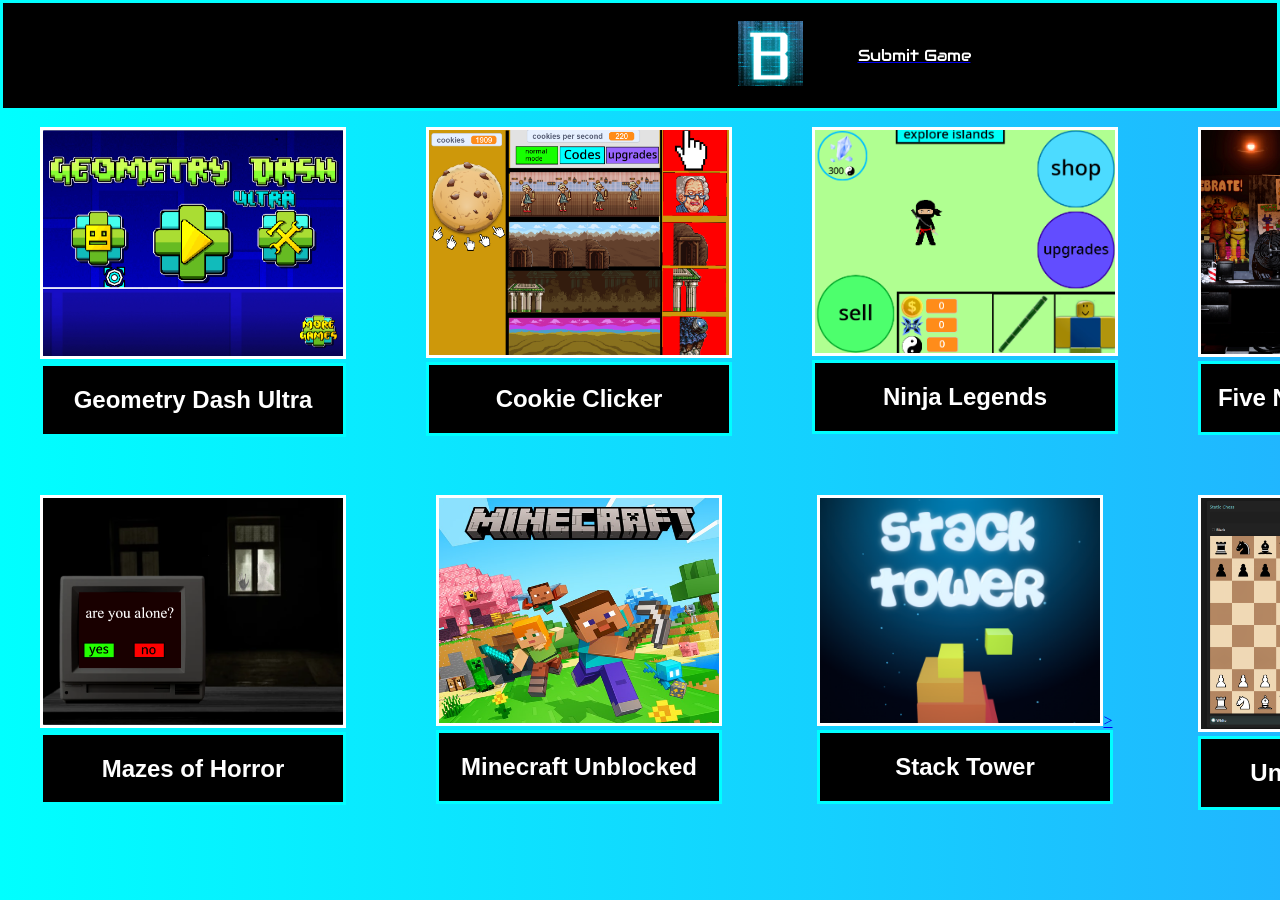
<file: index.html>
<!DOCTYPE html>
<html>
<head>
    <meta charset="UTF-8" />
    <title>unblockedBD1games</title>
    <link rel="stylesheet" href="games/style.css">
    <style>
    .background--custom {
    background: linear-gradient(90deg, #00FFFF, #3092FF, #4751FF);
    background-size: 300% 300%;
    animation: gradient 7s alternate infinite;

    position: fixed;
    top: 0;
    left: 0;
    height: 100%;
    width: 100%;

    z-index: -1;
}
    @keyframes gradient {
      0% {
        background-position: 0%;
      }
      100% {
        background-position: 100%;
      }
    }
    </style>
    <link href="https://fonts.googleapis.com/css2?family=Audiowide&family=Science+Gothic:wght@100..900&display=swap" rel="stylesheet">
</head>



<body>
    <div class="background--custom"></div>
    
    <div class="header">
    <h1>UnblockedBD1games</h1>
    <a href="index.html">
        <img src="images/bd1.png" alt="bd1.png" width="65">
    </a>
    <a href="submit.html"><p>Submit Game</p></a>
    </div>


    <div class="gamesimg">
    <figure>
        <a href="games/gdultra.html" target="_blank">
        <img src="images/gdultra.png" alt="gdultra.png" width="300">
        </a>
        <figcaption><h2>Geometry Dash Ultra</h2></figcaption>
    </figure>
     <figure>
        <a href="games/cookieclicker.html" target="_blank">
        <img src="images/cookieclicker.png" alt="cookieclicker.png" width="300">
        </a>
        <figcaption><h2>Cookie Clicker</h2></figcaption>
    </figure>
     <figure>
        <a href="games/ninjalegends.html" target="_blank">
        <img src="images/ninjalegends.png" alt="ninjalegends.png" width="300">
        </a>
        <figcaption><h2>Ninja Legends</h2></figcaption>
    </figure>


    <figure>
        <a href="games/fnaf.html" target="_blank">
        <img src="images/fnaf.png" alt="fnaf.png" width="300">
        </a>
        <figcaption><h2>Five Nights At Freddy's</h2></figcaption>
    </figure>
     <figure>
        <a href="games/deepdark.html" target="_blank">
        <img src="images/deepdark.png" alt="thedeepdark.png" width="300">
        </a>
        <figcaption><h2>The Deep Dark (diving game)</h2></figcaption>
    </figure>
     <figure>
        <a href="games/mazesofhorror.html" target="_blank">
        <img src="images/mazesofhorror.png" alt="mazesofhorror.png" width="300">
        </a>
        <figcaption><h2>Mazes of Horror</h2></figcaption>
    </figure>

    
     <figure>
        <a href="games/eaglercraft.html" target="_blank">
        <img src="images/minecraft.png" alt="minecraft.png" width="280" height="225">
        </a>
        <figcaption><h2>Minecraft Unblocked</h2></figcaption>
    </figure>
     <figure>
        <a href="games/stacktower/index.html" target="_blank">
        <img src="images/stacktower.png" alt="stacktower.png" width="280" height="225">>
        </a>
        <figcaption><h2>Stack Tower</h2></figcaption>
    </figure>
     <figure>
        <a href="games/chess/index.html" target="_blank">
        <img src="images/chess.png" alt="chess.png" width="300">
        </a>
        <figcaption><h2>Unblocked Chess</h2></figcaption>
    </figure>

    
</div>
</body>
</html>
</file>
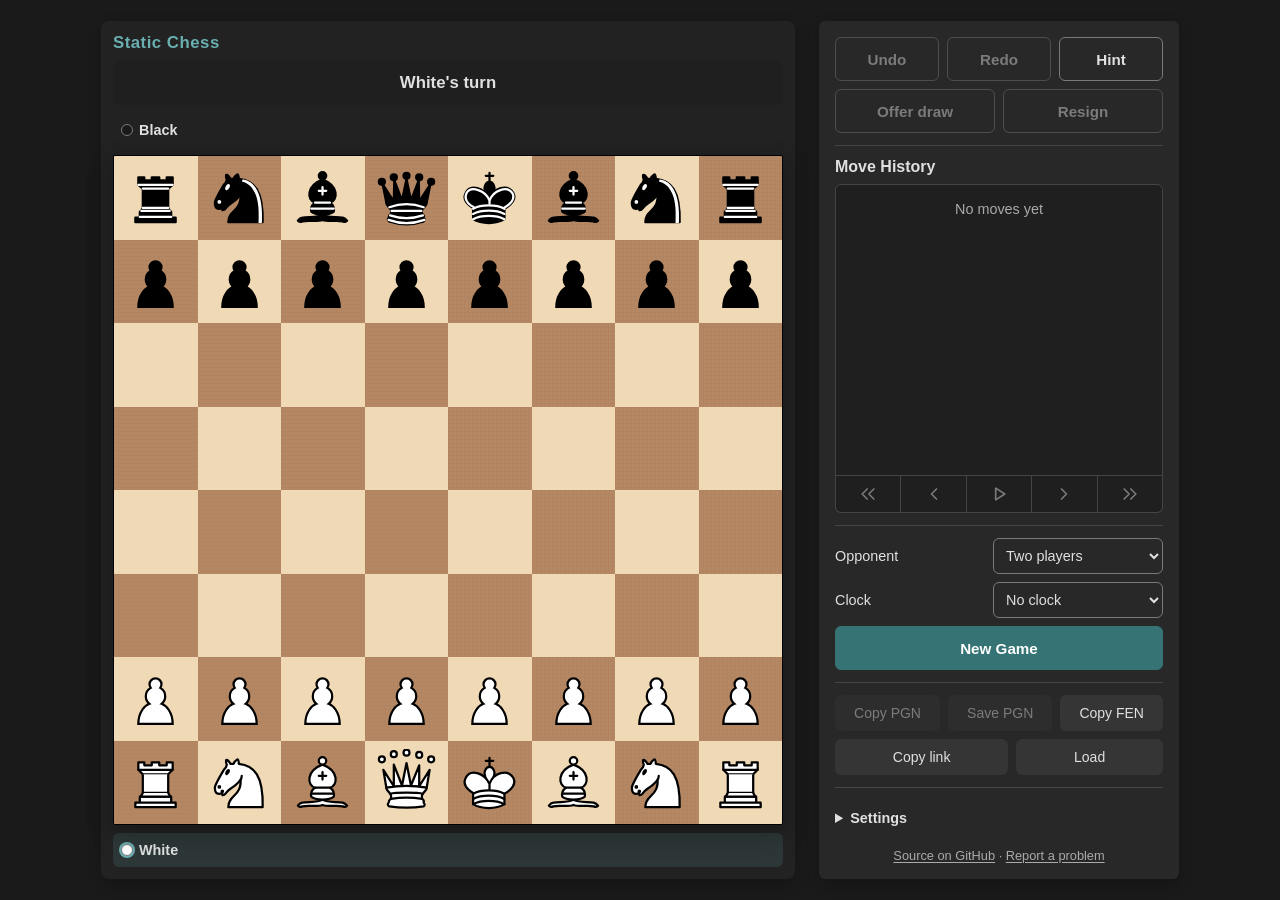
<file: games/chess/index.html>
<!doctype html>
<html lang="en">
    <head>
        <meta charset="UTF-8" />
        <meta name="viewport" content="width=device-width, initial-scale=1.0" />
        <title>Static Chess</title>
        <!-- A second line of defence: the page may only load its own scripts, styles,
             images, worker and manifest. Nothing inline, nothing from another host. -->
        <meta
            http-equiv="Content-Security-Policy"
            content="default-src 'none'; script-src 'self'; style-src 'self'; img-src 'self'; worker-src 'self'; manifest-src 'self'; connect-src 'self'; base-uri 'none'; form-action 'none'"
        />
        <link rel="stylesheet" href="css/style.css" />
        <link rel="stylesheet" href="css/board.css" />
        <link rel="stylesheet" href="css/pieces.css" />
        <meta
            name="description"
            content="Chess in the browser for two players or against the computer. Works offline."
        />
        <meta name="theme-color" content="#282828" />
        <!-- For link previews and search engines. These need the full address of the site. -->
        <link rel="canonical" href="https://tmhsdigital.github.io/Static_Chess/" />
        <meta property="og:type" content="website" />
        <meta property="og:title" content="Static Chess" />
        <meta
            property="og:description"
            content="Chess in the browser for two players or against the computer. Works offline."
        />
        <meta property="og:url" content="https://tmhsdigital.github.io/Static_Chess/" />
        <meta
            property="og:image"
            content="https://tmhsdigital.github.io/Static_Chess/assets/social-card.png"
        />
        <meta property="og:image:width" content="1200" />
        <meta property="og:image:height" content="630" />
        <meta
            property="og:image:alt"
            content="A game of chess in progress on the Static Chess board"
        />
        <meta name="twitter:card" content="summary_large_image" />
        <link rel="icon" href="assets/icons/icon.svg" type="image/svg+xml" />
        <link rel="apple-touch-icon" href="assets/icons/icon-192.png" />
        <link rel="manifest" href="manifest.webmanifest" />
    </head>
    <body>
        <div class="game-container">
            <div class="board-container">
                <div class="board-header">
                    <h1 class="game-title">Static Chess</h1>
                    <div class="status-bar" id="status-bar">
                        <div id="game-status" class="game-status">White's turn</div>
                        <div
                            id="result-actions"
                            class="result-actions"
                            role="group"
                            aria-label="After the game"
                            hidden
                        >
                            <button id="review-button" class="btn btn-quiet">Review</button>
                            <button id="again-button" class="btn btn-primary">New game</button>
                        </div>
                    </div>
                </div>
                <div id="chess-board" class="chess-board" role="grid" aria-label="Chess board">
                    <!-- Board squares will be generated by JavaScript -->
                </div>
                <!-- One bar per player. CSS puts each on its own side of the board. -->
                <div class="captured-pieces" id="captured-pieces">
                    <div class="side-row side-black" id="side-black">
                        <span class="side-name" id="side-name-black">Black</span>
                        <span class="thinking" aria-hidden="true" hidden>thinking</span>
                        <div
                            class="captured-row"
                            id="captured-by-black"
                            role="img"
                            aria-label="Black has captured nothing."
                        ></div>
                        <span class="clock" id="clock-black" role="timer" hidden></span>
                    </div>
                    <div class="side-row side-white" id="side-white">
                        <span class="side-name" id="side-name-white">White</span>
                        <span class="thinking" aria-hidden="true" hidden>thinking</span>
                        <div
                            class="captured-row"
                            id="captured-by-white"
                            role="img"
                            aria-label="White has captured nothing."
                        ></div>
                        <span class="clock" id="clock-white" role="timer" hidden></span>
                    </div>
                </div>
            </div>
            <div class="game-info">
                <div
                    class="panel-group action-row game-actions"
                    role="group"
                    aria-label="This game"
                >
                    <button id="undo-button" class="btn" title="Undo last move">Undo</button>
                    <button
                        id="redo-button"
                        class="btn"
                        title="Play the undone move again (Ctrl+Y)"
                    >
                        Redo
                    </button>
                    <button id="hint-button" class="btn" title="Show a suggested move">Hint</button>
                    <button id="draw-button" class="btn">Offer draw</button>
                    <button id="resign-button" class="btn">Resign</button>
                </div>
                <section class="panel-group moves-group" aria-labelledby="moves-title">
                    <h2 id="moves-title">Move History</h2>
                    <ul id="move-history" class="move-history"></ul>
                    <div
                        id="step-buttons"
                        class="step-buttons"
                        role="group"
                        aria-label="Step through the game"
                    >
                        <button
                            class="btn btn-quiet"
                            data-step="first"
                            aria-label="Starting position"
                        >
                            <svg class="icon" viewBox="0 0 24 24" aria-hidden="true">
                                <path d="M11 6l-6 6 6 6M19 6l-6 6 6 6" />
                            </svg>
                        </button>
                        <button
                            class="btn btn-quiet"
                            data-step="previous"
                            aria-label="Previous move"
                        >
                            <svg class="icon" viewBox="0 0 24 24" aria-hidden="true">
                                <path d="M15 6l-6 6 6 6" />
                            </svg>
                        </button>
                        <button
                            id="autoplay-button"
                            class="btn btn-quiet autoplay-button"
                            aria-label="Play through the moves"
                        >
                            <svg class="icon icon-play" viewBox="0 0 24 24" aria-hidden="true">
                                <path d="M8 5v14l11-7z" />
                            </svg>
                            <svg class="icon icon-pause" viewBox="0 0 24 24" aria-hidden="true">
                                <path d="M9 5v14M15 5v14" />
                            </svg>
                        </button>
                        <button class="btn btn-quiet" data-step="next" aria-label="Next move">
                            <svg class="icon" viewBox="0 0 24 24" aria-hidden="true">
                                <path d="M9 6l6 6-6 6" />
                            </svg>
                        </button>
                        <button class="btn btn-quiet" data-step="last" aria-label="Latest move">
                            <svg class="icon" viewBox="0 0 24 24" aria-hidden="true">
                                <path d="M5 6l6 6-6 6M13 6l6 6-6 6" />
                            </svg>
                        </button>
                    </div>
                    <p id="review-score" class="review-score" hidden></p>
                    <div id="review-actions" class="review-actions" hidden>
                        <button id="live-button" class="btn live-button" hidden>
                            Back to game
                        </button>
                        <button id="play-here-button" class="btn">Play from here</button>
                    </div>
                </section>
                <div id="announcer" class="visually-hidden" role="status" aria-live="polite"></div>
                <div class="panel-group settings-container" role="group" aria-label="New game">
                    <div class="toggle-container" id="opponent-setting">
                        <label class="toggle-label" for="opponent-select">Opponent</label>
                        <select id="opponent-select">
                            <option value="human">Two players</option>
                            <option value="easy">Computer: easy</option>
                            <option value="medium">Computer: medium</option>
                            <option value="hard">Computer: hard</option>
                        </select>
                    </div>
                    <div class="toggle-container" id="side-setting" hidden>
                        <label class="toggle-label" for="side-select">Play as</label>
                        <select id="side-select">
                            <option value="w">White</option>
                            <option value="b">Black</option>
                            <option value="random">Random</option>
                        </select>
                    </div>
                    <div class="toggle-container" id="clock-setting">
                        <label class="toggle-label" for="clock-select">Clock</label>
                        <select id="clock-select" title="Applies from the next new game"></select>
                    </div>
                    <button id="reset-button" class="btn btn-primary">New Game</button>
                </div>
                <div
                    class="panel-group action-row"
                    role="group"
                    aria-label="Copy, save or load a game"
                >
                    <button id="pgn-button" class="btn btn-quiet" title="Copy the game as PGN">
                        Copy PGN
                    </button>
                    <button
                        id="download-button"
                        class="btn btn-quiet"
                        title="Save the game as a PGN file"
                    >
                        Save PGN
                    </button>
                    <button id="fen-button" class="btn btn-quiet" title="Copy the position as FEN">
                        Copy FEN
                    </button>
                    <button
                        id="link-button"
                        class="btn btn-quiet"
                        title="Copy a link that opens this game or position"
                    >
                        Copy link
                    </button>
                    <button
                        id="import-button"
                        class="btn btn-quiet"
                        title="Load a game from PGN or a position from FEN"
                    >
                        Load
                    </button>
                </div>
                <details class="panel-group more-settings" id="more-settings">
                    <summary>Settings</summary>
                    <div class="toggle-container">
                        <label class="toggle-label" for="board-theme-select">Board theme</label>
                        <select id="board-theme-select"></select>
                    </div>
                    <div class="toggle-container">
                        <label class="toggle-label" for="page-theme-select">Page theme</label>
                        <select id="page-theme-select">
                            <option value="dark">Dark</option>
                            <option value="light">Light</option>
                            <option value="auto">Match system</option>
                        </select>
                    </div>
                    <div class="toggle-container">
                        <label class="toggle-label" for="coords-toggle">Show coordinates</label>
                        <label class="switch">
                            <input type="checkbox" id="coords-toggle" />
                            <span class="slider"></span>
                        </label>
                    </div>
                    <div class="toggle-container">
                        <label class="toggle-label" for="possible-moves-toggle"
                            >Show possible moves</label
                        >
                        <label class="switch">
                            <input type="checkbox" id="possible-moves-toggle" checked />
                            <span class="slider"></span>
                        </label>
                    </div>
                    <div class="toggle-container">
                        <label class="toggle-label" for="last-move-toggle"
                            >Highlight last move</label
                        >
                        <label class="switch">
                            <input type="checkbox" id="last-move-toggle" checked />
                            <span class="slider"></span>
                        </label>
                    </div>
                    <div class="toggle-container">
                        <label class="toggle-label" for="sound-toggle">Sound effects</label>
                        <label class="switch">
                            <input type="checkbox" id="sound-toggle" />
                            <span class="slider"></span>
                        </label>
                    </div>
                    <div class="toggle-container">
                        <label class="toggle-label" for="flip-toggle">Flip board</label>
                        <label class="switch">
                            <input type="checkbox" id="flip-toggle" />
                            <span class="slider"></span>
                        </label>
                    </div>
                    <p class="keys-note">
                        <button id="shortcuts-button" type="button" class="shortcuts-link">
                            Keyboard shortcuts
                        </button>
                        (or press <kbd>?</kbd>).
                    </p>
                </details>
                <p class="about">
                    <a href="https://github.com/TMHSDigital/Static_Chess">Source on GitHub</a> ·
                    <a href="https://github.com/TMHSDigital/Static_Chess/issues"
                        >Report a problem</a
                    >
                </p>
            </div>
        </div>

        <div id="import-dialog" class="promotion-backdrop" hidden>
            <div
                class="promotion-panel import-panel"
                role="dialog"
                aria-modal="true"
                aria-labelledby="import-title"
            >
                <h3 id="import-title">Load a game or a position</h3>
                <textarea
                    id="import-text"
                    rows="8"
                    spellcheck="false"
                    aria-label="Game in PGN format, or position in FEN"
                    placeholder="Paste a game in PGN format (1. e4 e5 2. Nf3 Nc6) or a position in FEN (8/8/8/4k3/8/8/4P3/4K3 w - - 0 1)"
                ></textarea>
                <p id="import-error" class="import-error" role="alert"></p>
                <div class="buttons-row">
                    <button
                        id="import-file-button"
                        class="btn import-file-button"
                        title="Open a PGN or FEN file"
                    >
                        Open file
                    </button>
                    <input id="import-file" type="file" accept=".pgn,.fen,.txt,text/plain" hidden />
                    <button id="import-cancel" class="btn">Cancel</button>
                    <button id="import-load" class="btn btn-primary">Load game</button>
                </div>
                <div id="archive-section" class="archive-section" hidden>
                    <h4 id="archive-title">Past games</h4>
                    <ul id="archive-list" class="archive-list" aria-labelledby="archive-title"></ul>
                    <button id="archive-clear" class="btn archive-clear" type="button">
                        Clear all
                    </button>
                </div>
            </div>
        </div>

        <div id="shortcuts-dialog" class="promotion-backdrop" hidden>
            <div
                class="promotion-panel shortcuts-panel"
                role="dialog"
                aria-modal="true"
                aria-labelledby="shortcuts-title"
            >
                <h3 id="shortcuts-title">Keyboard shortcuts</h3>
                <div id="shortcuts-list" class="shortcuts-list"></div>
                <div class="buttons-row">
                    <button id="shortcuts-close" class="btn btn-primary" type="button">
                        Close
                    </button>
                </div>
            </div>
        </div>

        <script src="js/config.js"></script>
        <script src="js/utils.js"></script>
        <script src="js/pieces.js"></script>
        <script src="js/rules.js"></script>
        <script src="js/ai.js"></script>
        <script src="js/board.js"></script>
        <script src="js/drag.js"></script>
        <script src="js/promotion.js"></script>
        <script src="js/notation.js"></script>
        <script src="js/saved-game.js"></script>
        <script src="js/game-store.js"></script>
        <script src="js/clock.js"></script>
        <script src="js/review.js"></script>
        <script src="js/engine-bridge.js"></script>
        <script src="js/game-ui.js"></script>
        <script src="js/game.js"></script>
        <script src="js/main.js"></script>
    </body>
</html>
</file>
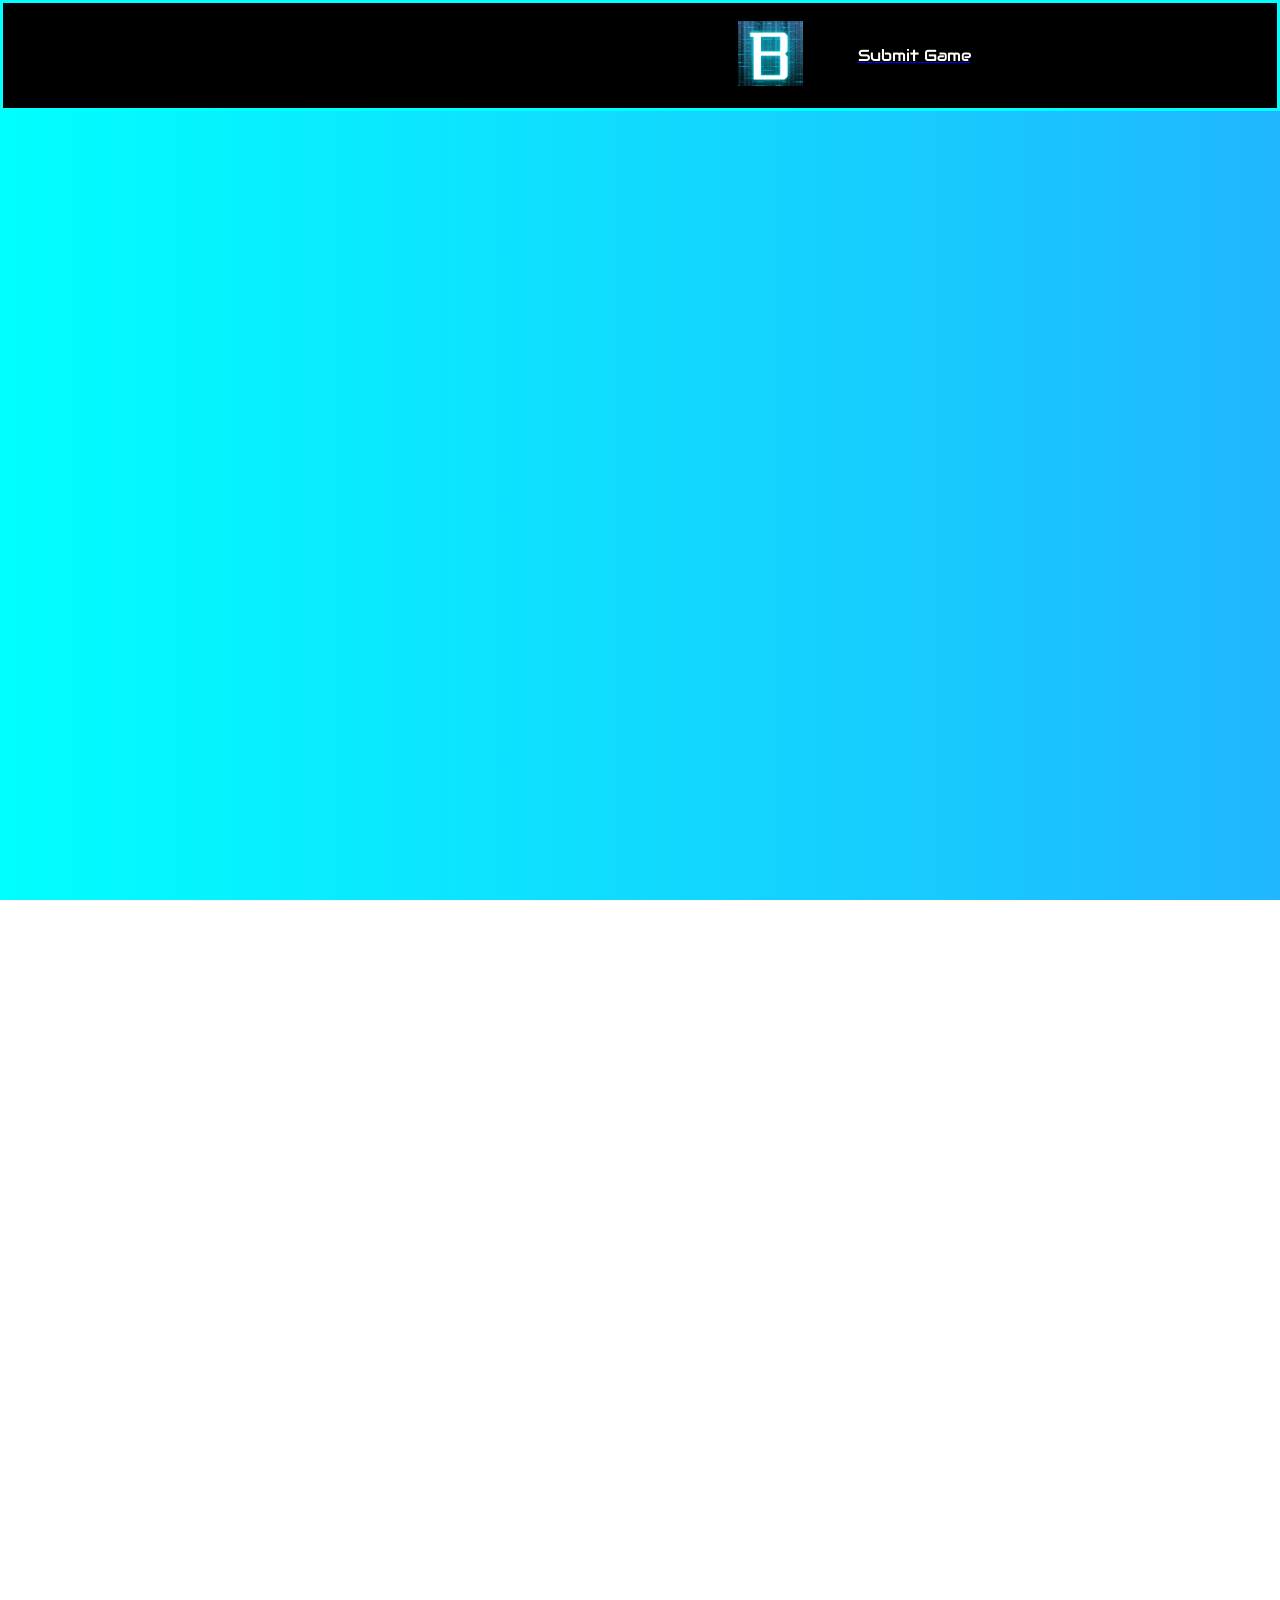
<file: submit.html>
<!DOCTYPE html>
<html>
<head>
    <meta charset="UTF-8" />
    <title>unblockedBD1games</title>
    <link rel="stylesheet" href="games/style.css">
    <style>
    .background--custom {
    background: linear-gradient(90deg, #00FFFF, #3092FF, #4751FF);
    background-size: 300% 300%;
    animation: gradient 7s alternate infinite;

    position: fixed;
    top: 0;
    left: 0;
    height: 100%;
    width: 100%;

    z-index: -1;
}
    @keyframes gradient {
      0% {
        background-position: 0%;
      }
      100% {
        background-position: 100%;
      }
    }
    </style>
    <link href="https://fonts.googleapis.com/css2?family=Audiowide&family=Science+Gothic:wght@100..900&display=swap" rel="stylesheet">
</head>



<body>
    <div class="background--custom"></div>
    
    <div class="header">
    <h1>UnblockedBD1games</h1>
    <a href="index.html">
        <img src="images/bd1.png" alt="bd1.png" width="65">
    </a>
    <a href="submit.html"><p>Submit Game</p></a>
    </div>

    <div class="submit">
    <iframe src="https://docs.google.com/forms/d/e/1FAIpQLSdkFIirsqhu55oRmmv9tVKwJArenIOAM7MzyY94NxASxyt1UQ/viewform?embedded=true" width="840" height="1699" frameborder="0" marginheight="0" marginwidth="0">Loading…</iframe>
    </div>

</body>
</html>
</file>
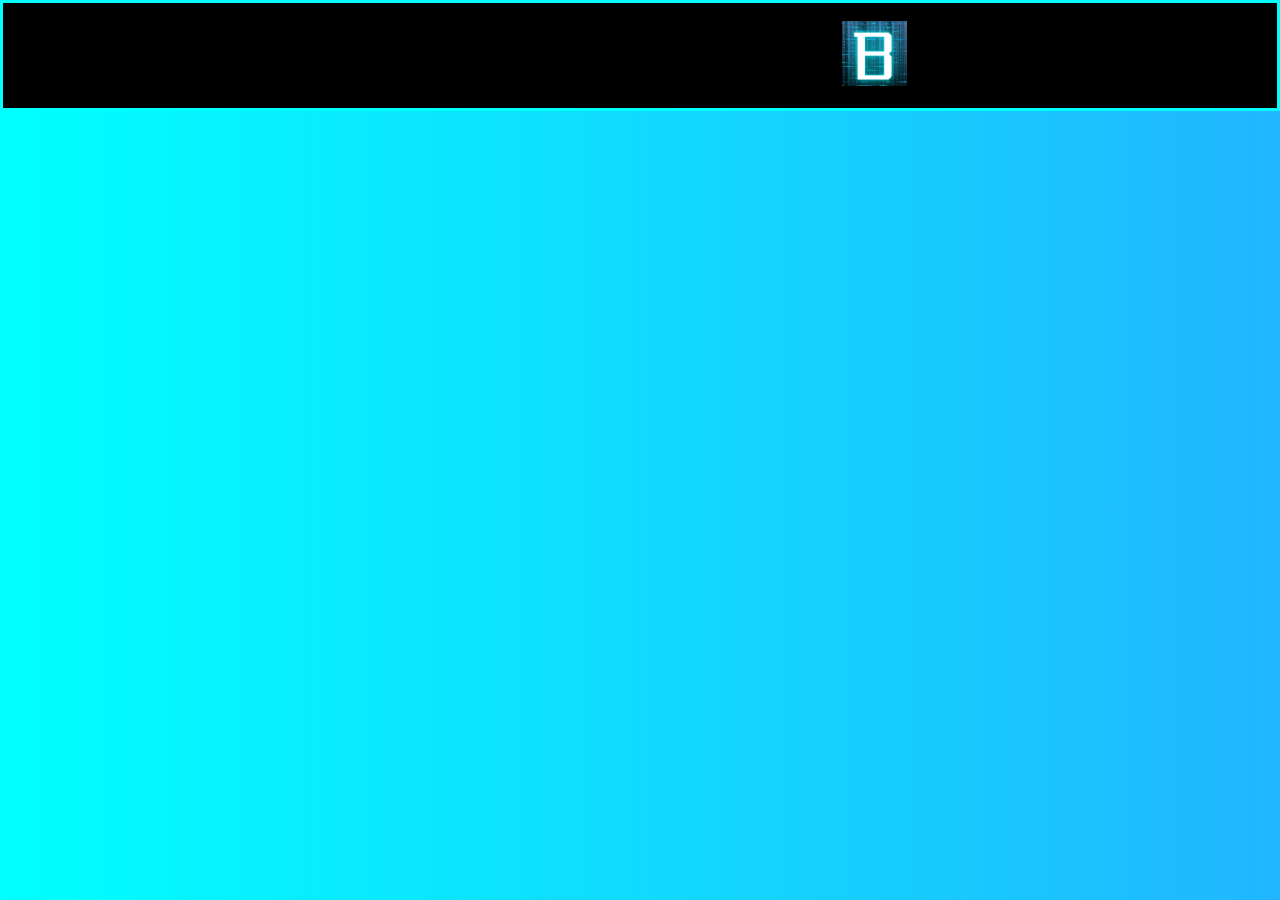
<file: games/cookieclicker.html>
<!DOCTYPE html>
<html>
<head>
    <meta charset="UTF-8" />
    <title>unblockedBD1games</title>
    <link rel="stylesheet" href="style.css">
    <style>
    .background--custom {
    background: linear-gradient(90deg, #00FFFF, #3092FF, #4751FF);
    background-size: 300% 300%;
    animation: gradient 7s alternate infinite;

    position: fixed;
    top: 0;
    left: 0;
    height: 100%;
    width: 100%;

    z-index: -1;
}
    @keyframes gradient {
      0% {
        background-position: 0%;
      }
      100% {
        background-position: 100%;
      }
    }
    </style>
    <link href="https://fonts.googleapis.com/css2?family=Audiowide&family=Science+Gothic:wght@100..900&display=swap" rel="stylesheet">
</head>

<body>
    <div class="background--custom"></div>

    <div class="header">
    <h1>UnblockedBD1games</h1>
    <a href="index.html">
        <img src="images/bd1.png" alt="bd1.png" width="65">
    </a>
    </div>

    <div class="game-container">
    <iframe src="https://scratch.mit.edu/projects/921688672/embed"
        allowtransparency="true"
        width="665"
        height="582"
        frameborder="0"
        scrolling="no"
        allowfullscreen>
    </iframe>
</div>

    
</body>
</file>
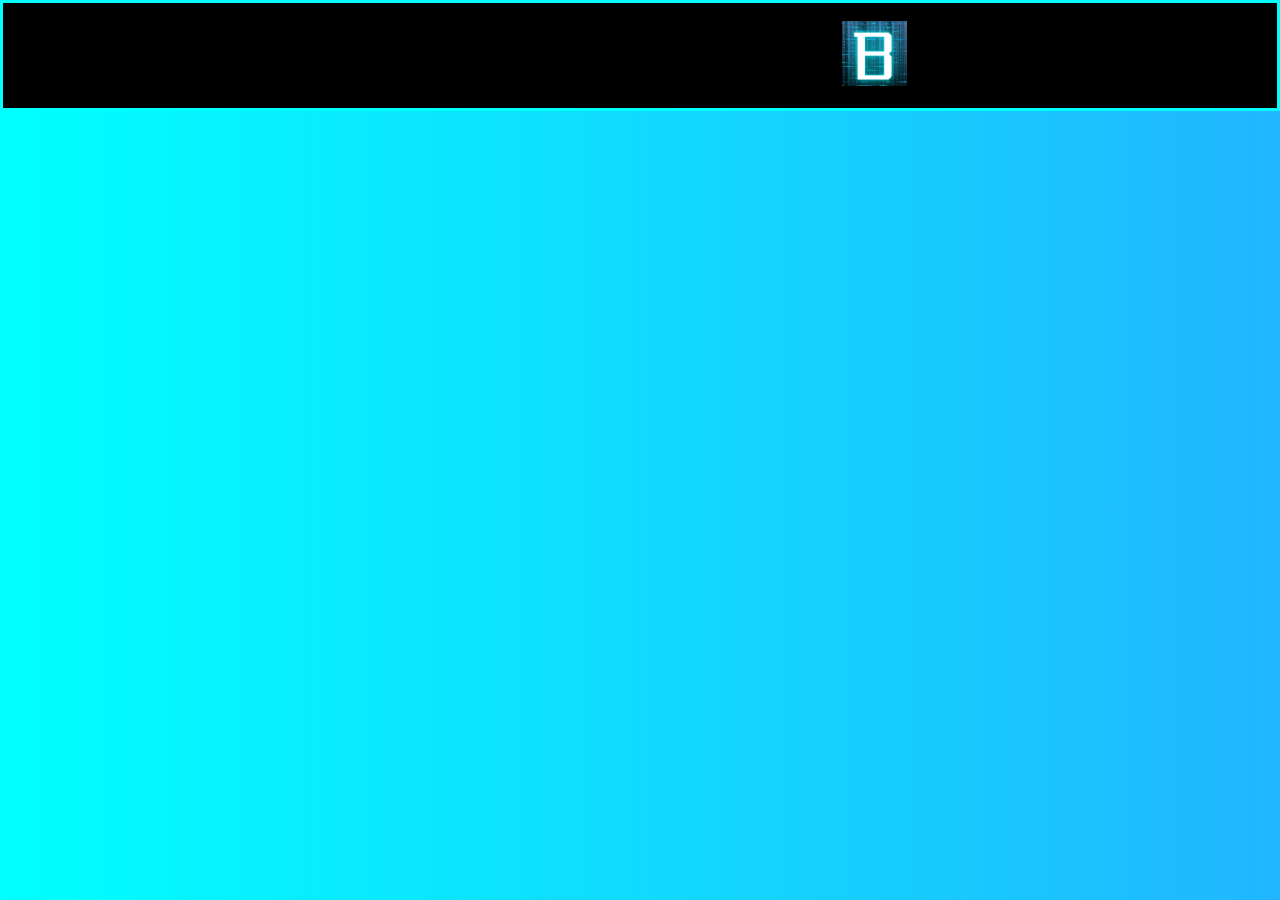
<file: games/deepdark.html>
<!DOCTYPE html>
<html>
<head>
    <meta charset="UTF-8" />
    <title>unblockedBD1games</title>
    <link rel="stylesheet" href="style.css">
    <style>
    .background--custom {
    background: linear-gradient(90deg, #00FFFF, #3092FF, #4751FF);
    background-size: 300% 300%;
    animation: gradient 7s alternate infinite;

    position: fixed;
    top: 0;
    left: 0;
    height: 100%;
    width: 100%;

    z-index: -1;
}
    @keyframes gradient {
      0% {
        background-position: 0%;
      }
      100% {
        background-position: 100%;
      }
    }
    </style>
    <link href="https://fonts.googleapis.com/css2?family=Audiowide&family=Science+Gothic:wght@100..900&display=swap" rel="stylesheet">
</head>

<body>
    <div class="background--custom"></div>

    <div class="header">
    <h1>UnblockedBD1games</h1>
    <a href="index.html">
        <img src="images/bd1.png" alt="bd1.png" width="65">
    </a>
    </div>

    <div class="game-container">
    <iframe src="https://scratch.mit.edu/projects/1106741792/embed"
        allowtransparency="true"
        width="665"
        height="582"
        frameborder="0"
        scrolling="no"
        allowfullscreen>
    </iframe>
</div>

    
</body>
</file>
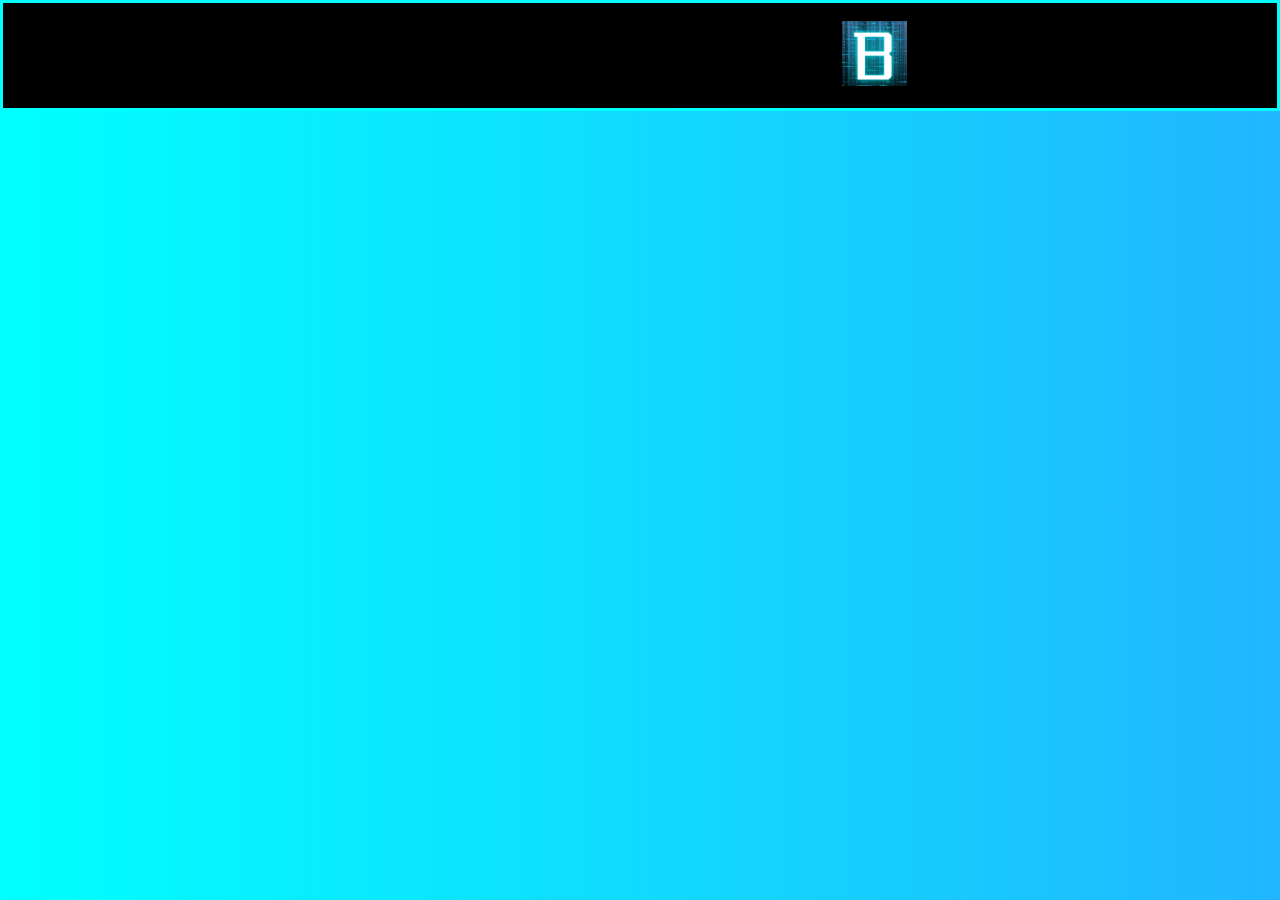
<file: games/fnaf.html>
<!DOCTYPE html>
<html>
<head>
    <meta charset="UTF-8" />
    <title>unblockedBD1games</title>
    <link rel="stylesheet" href="style.css">
    <style>
    .background--custom {
    background: linear-gradient(90deg, #00FFFF, #3092FF, #4751FF);
    background-size: 300% 300%;
    animation: gradient 7s alternate infinite;

    position: fixed;
    top: 0;
    left: 0;
    height: 100%;
    width: 100%;

    z-index: -1;
}
    @keyframes gradient {
      0% {
        background-position: 0%;
      }
      100% {
        background-position: 100%;
      }
    }
    </style>
    <link href="https://fonts.googleapis.com/css2?family=Audiowide&family=Science+Gothic:wght@100..900&display=swap" rel="stylesheet">
</head>

<body>
    <div class="background--custom"></div>

    <div class="header">
    <h1>UnblockedBD1games</h1>
    <a href="index.html">
        <img src="images/bd1.png" alt="bd1.png" width="65">
    </a>
    </div>

    <div class="game-container">
    <iframe src="https://scratch.mit.edu/projects/1258406161/embed"
        allowtransparency="true"
        width="665"
        height="582"
        frameborder="0"
        scrolling="no"
        allowfullscreen>
    </iframe>
</div>

    
</body>
</file>
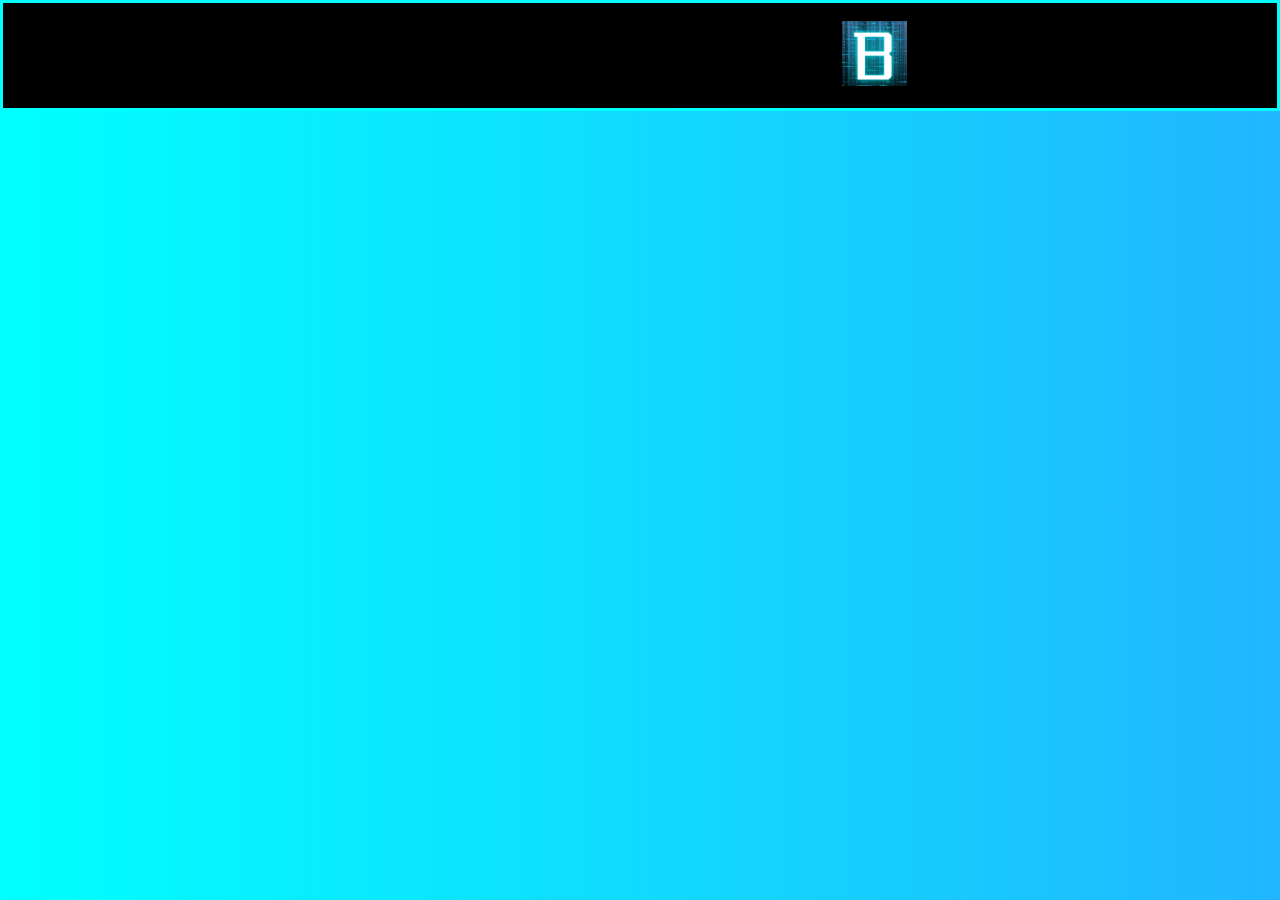
<file: games/gdultra.html>
<!DOCTYPE html>
<html>
<head>
    <meta charset="UTF-8" />
    <title>unblockedBD1games</title>
    <link rel="stylesheet" href="style.css">
    <style>
    .background--custom {
    background: linear-gradient(90deg, #00FFFF, #3092FF, #4751FF);
    background-size: 300% 300%;
    animation: gradient 7s alternate infinite;

    position: fixed;
    top: 0;
    left: 0;
    height: 100%;
    width: 100%;

    z-index: -1;
}
    @keyframes gradient {
      0% {
        background-position: 0%;
      }
      100% {
        background-position: 100%;
      }
    }
    </style>
    <link href="https://fonts.googleapis.com/css2?family=Audiowide&family=Science+Gothic:wght@100..900&display=swap" rel="stylesheet">
</head>

<body>
    <div class="background--custom"></div>

    <div class="header">
    <h1>UnblockedBD1games</h1>
    <a href="index.html">
        <img src="images/bd1.png" alt="bd1.png" width="65">
    </a>
    </div>

    <div class="game-container">
    <iframe src="https://scratch.mit.edu/projects/969629741/embed"
        allowtransparency="true"
        width="665"
        height="582"
        frameborder="0"
        scrolling="no"
        allowfullscreen>
    </iframe>
</div>

    
</body>
</file>
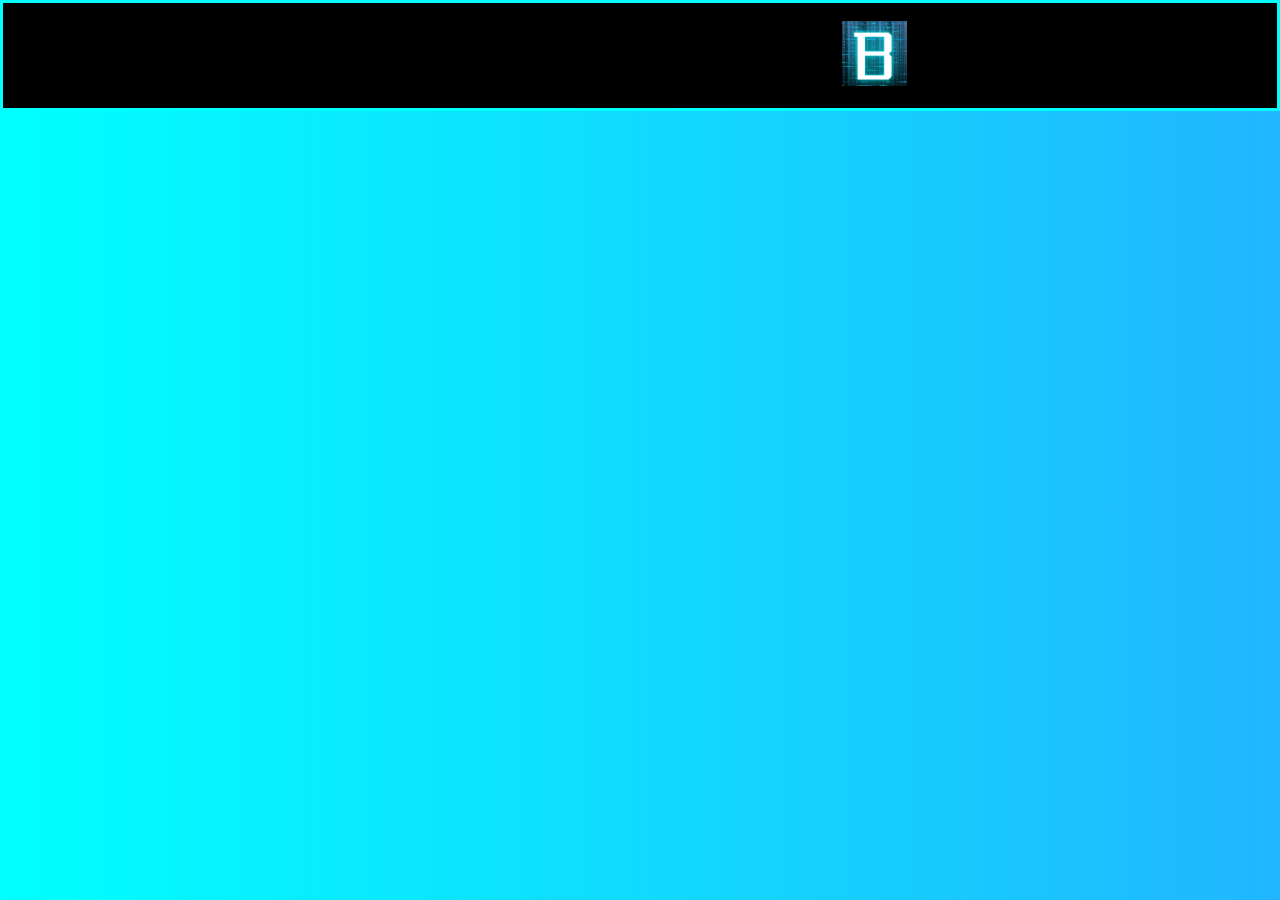
<file: games/mazesofhorror.html>
<!DOCTYPE html>
<html>
<head>
    <meta charset="UTF-8" />
    <title>unblockedBD1games</title>
    <link rel="stylesheet" href="style.css">
    <style>
    .background--custom {
    background: linear-gradient(90deg, #00FFFF, #3092FF, #4751FF);
    background-size: 300% 300%;
    animation: gradient 7s alternate infinite;

    position: fixed;
    top: 0;
    left: 0;
    height: 100%;
    width: 100%;

    z-index: -1;
}
    @keyframes gradient {
      0% {
        background-position: 0%;
      }
      100% {
        background-position: 100%;
      }
    }
    </style>
    <link href="https://fonts.googleapis.com/css2?family=Audiowide&family=Science+Gothic:wght@100..900&display=swap" rel="stylesheet">
</head>

<body>
    <div class="background--custom"></div>

    <div class="header">
    <h1>UnblockedBD1games</h1>
    <a href="index.html">
        <img src="images/bd1.png" alt="bd1.png" width="65">
    </a>
    </div>

    <div class="game-container">
    <iframe src="https://scratch.mit.edu/projects/1130414039/embed"
        allowtransparency="true"
        width="665"
        height="582"
        frameborder="0"
        scrolling="no"
        allowfullscreen>
    </iframe>
</div>

    
</body>
</file>
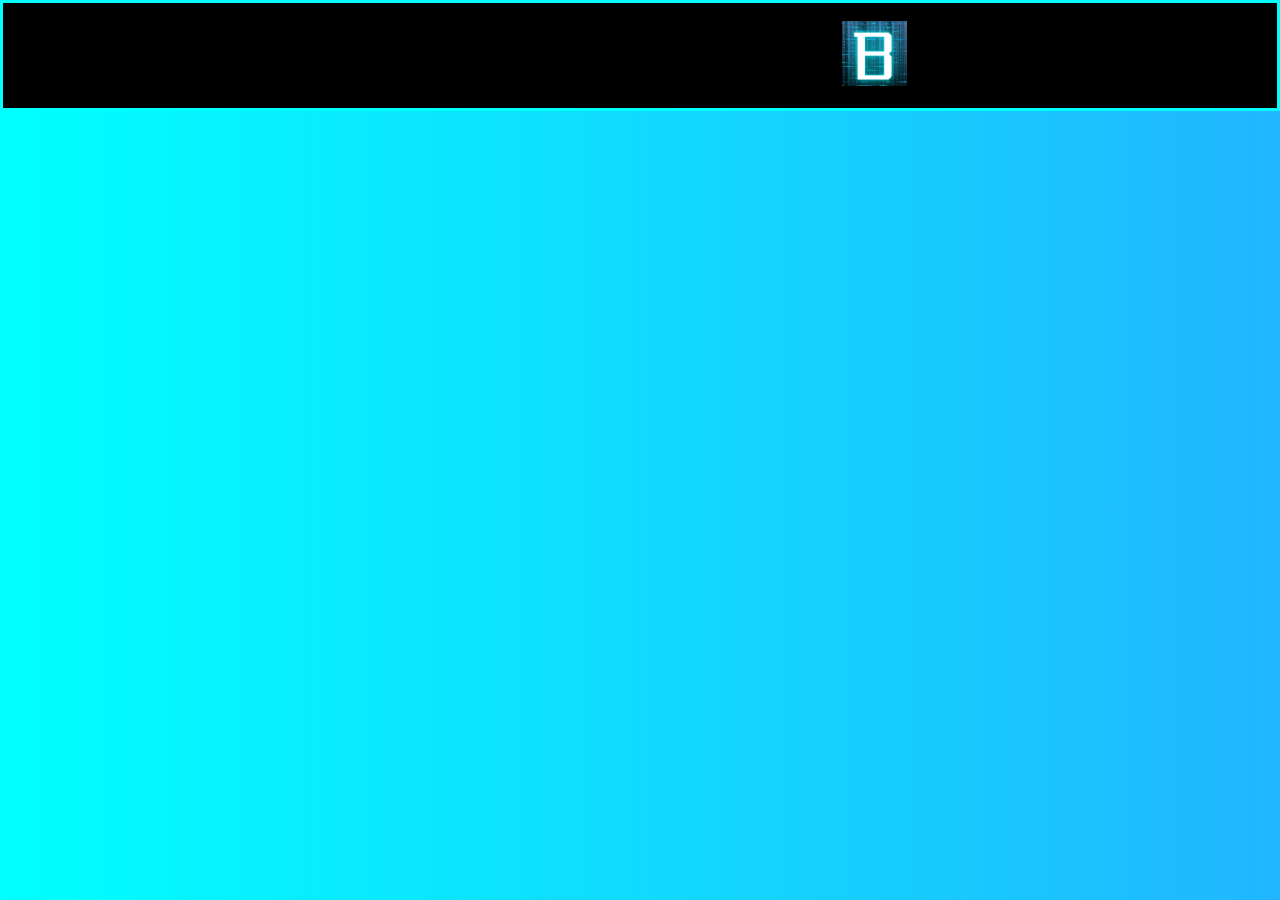
<file: games/ninjalegends.html>
<!DOCTYPE html>
<html>
<head>
    <meta charset="UTF-8" />
    <title>unblockedBD1games</title>
    <link rel="stylesheet" href="style.css">
    <style>
    .background--custom {
    background: linear-gradient(90deg, #00FFFF, #3092FF, #4751FF);
    background-size: 300% 300%;
    animation: gradient 7s alternate infinite;

    position: fixed;
    top: 0;
    left: 0;
    height: 100%;
    width: 100%;

    z-index: -1;
}
    @keyframes gradient {
      0% {
        background-position: 0%;
      }
      100% {
        background-position: 100%;
      }
    }
    </style>
    <link href="https://fonts.googleapis.com/css2?family=Audiowide&family=Science+Gothic:wght@100..900&display=swap" rel="stylesheet">
</head>

<body>
    <div class="background--custom"></div>

    <div class="header">
    <h1>UnblockedBD1games</h1>
    <a href="index.html">
        <img src="images/bd1.png" alt="bd1.png" width="65">
    </a>
    </div>

    <div class="game-container">
    <iframe src="https://scratch.mit.edu/projects/1329137654/embed"
        allowtransparency="true"
        width="665"
        height="582"
        frameborder="0"
        scrolling="no"
        allowfullscreen>
    </iframe>
</div>

    
</body>
</file>
<file: games/style.css>
H1 {
    font-family: Audiowide, monospace, Arial, sans-serif, Verdana, sans-serif;
    text-align: center;
    color: #000000;
    font-size: 40px;
    animation: neon 2s ease-in-out infinite alternate;
    
}

body {
    margin: 0;
}

p {
    color:#ffffff;
    font-family: Audiowide, monospace, Arial, sans-serif, Verdana, sans-serif;

}

H2 {
    color: rgb(255, 255, 255);
    font-family: Arial, sans-serif, Verdana, sans-serif;
}
figcaption {
    color: rgb(255, 255, 255);
    font-family: Arial, sans-serif, Verdana, sans-serif;
    background-color: #000000;
    border: 3px solid #00ffff;
}



.gamesimg {
    display: grid;
    grid-template-columns: repeat(5, 1fr);
    justify-items: center;
}

figure {
    text-align: center;
}
figure img {
    border: 3px solid #ffffff;
    transition: transform 0.3s ease;
}
figure img:hover {
    transform: scale(1.1);
    }

@keyframes neon {
    from {
        text-shadow: 0 0 5px #00ffff,
                     0 0 10px #00ccff;
    }

    to {
        text-shadow: 0 0 15px #00e1ff,
                     0 0 30px #00b7ff,
                     0 0 50px #0077ff;
    }
}


.header {
    display: flex;
    align-items: center;
    justify-content: center;
    gap: 15px;
    background-color: #000000;
    border: 3px solid #00ffff;
}

.header a:last-child {
    margin-left: 40px;
    margin-right: 40px;
}


.game-container {
    display: flex;
    justify-content: center;
    align-items: center;
    min-height: 80vh;
}

.submit {
    align-items: center;
    justify-content: center;
    display: flex;
}
</file>
<file: games/chess/css/style.css>
:root {
    /* As big as the window allows, up to 720px. In height, 232px is the page
       padding (40px) plus what the board card holds besides the board (title,
       status, two player bars, padding). In width, 470px is the side panel
       (360px), the gap, the card and page padding and a scrollbar, so the
       panel stays beside the board instead of wrapping under it. */
    --board-size: clamp(240px, min(calc(100vh - 232px), calc(100vw - 470px)), 720px);
    --light-square: #f0d9b5;
    --dark-square: #b58863;
    /* Highlights on the board. They are laid over the square's own colour:
       yellow for the piece picked up (strong) and the last move (soft), a
       neutral dot or ring for where it can go, red for a king in check, and
       an orange frame for a hint. A board theme may set the first three. */
    --selected-square: rgba(255, 221, 0, 0.5);
    --possible-move-square: rgba(0, 0, 0, 0.25);
    --check-square: rgba(225, 30, 30, 0.6);
    --last-move-square: rgba(255, 221, 0, 0.28);
    --info-panel-width: 360px;
    /* Surfaces: the page, the cards on it, the wells inside a card, the card around the board */
    --main-bg: #1a1a1a;
    --panel-bg: #282828;
    --frame-bg: #222222;
    --inset-bg: #1f1f1f;
    --backdrop: rgba(0, 0, 0, 0.7);
    /* Text */
    --text-color: #e0e0e0;
    --muted-text: #aaa;
    /* Accent: -color for text and lines, -fill behind --on-accent text */
    --accent-color: #6aaeb0;
    --accent-fill: #357375;
    --accent-fill-hover: #2c6466;
    --accent-tint: rgba(106, 174, 176, 0.15);
    --on-accent: #ffffff;
    /* Lines: dividers, and the edges of things you can press */
    --border-color: #444;
    --control-border: #7a7a7a;
    /* Destructive and error */
    --danger-fill: #c0392b;
    --danger-text: #ef8a7a;
    --hint-square: #e6a23c;
    /* The two sides, for the dots beside their names */
    --piece-white: #ffffff;
    --piece-black: #1a1a1a;
    --hover-bg: rgba(255, 255, 255, 0.08);
    /* Quiet buttons: a faint fill instead of an outline */
    --quiet-fill: rgba(255, 255, 255, 0.06);
    --quiet-fill-hover: rgba(255, 255, 255, 0.12);
    /* Scales */
    --space-1: 4px;
    --space-2: 8px;
    --space-3: 12px;
    --space-4: 16px;
    --space-5: 24px;
    --radius-sm: 4px;
    --border-radius: 6px;
    --radius-lg: 8px;
    --shadow-card: 0 6px 16px rgba(0, 0, 0, 0.2);
    --shadow-dialog: 0 5px 15px rgba(0, 0, 0, 0.5);
    /* Controls */
    --control-height: 44px; /* Smallest comfortable touch target */
    --control-height-compact: 36px; /* Secondary controls where a mouse is used; see below */
    --text-sm: 0.875rem;
    --focus-ring: #ffffff;
    --show-coords: none; /* 'block' to show coordinates, 'none' to hide */
    --show-possible-moves: block; /* Default to show */
    --show-last-move: block; /* Default to show */
}

/* A finger needs the full height on every control */
@media (pointer: coarse) {
    :root {
        --control-height-compact: 44px;
    }
}

html {
    height: 100%;
    overflow-y: auto;
}

body {
    font-family: 'Segoe UI', Tahoma, Geneva, Verdana, sans-serif;
    display: flex;
    justify-content: center;
    align-items: center;
    min-height: 100vh;
    margin: 0;
    padding: 20px;
    background-color: var(--main-bg);
    color: var(--text-color);
    box-sizing: border-box;
    overflow-y: auto; /* Add overflow to ensure content is accessible */
}

.game-container {
    display: flex;
    flex-wrap: wrap;
    gap: 24px;
    justify-content: center;
    max-width: 1200px;
}

.board-container {
    background-color: var(--frame-bg);
    padding: 12px;
    border-radius: var(--radius-lg);
    box-shadow: var(--shadow-card);
    display: flex;
    flex-direction: column;
    gap: var(--space-2);
    align-self: flex-start; /* Hugs the board instead of stretching to the panel's height */
}

/* Top to bottom: title and status, Black's bar, the board, White's bar */
.board-header {
    order: 0;
    display: flex;
    flex-direction: column;
    gap: var(--space-2);
}

.side-black {
    order: 1;
}

.chess-board {
    order: 2;
}

.side-white {
    order: 3;
}

/* Each bar stays on its own side's end when the board is flipped */
.board-container:has(.chess-board.flipped) .side-black {
    order: 3;
}

.board-container:has(.chess-board.flipped) .side-white {
    order: 1;
}

.chess-board {
    box-shadow: var(--shadow-card);
    border-radius: 2px;
    overflow: hidden;
    aspect-ratio: 1 / 1; /* Maintain square aspect ratio */
}

/* The side panel: what acts on the game first, where it is next to the board
   on any screen, then the move list and the other groups, split by thin
   rules. It is as tall as the board card; the move list takes whatever
   height is left. */
.game-info {
    width: var(--info-panel-width);
    box-sizing: border-box;
    background-color: var(--panel-bg);
    padding: var(--space-4);
    border-radius: var(--border-radius);
    box-shadow: var(--shadow-card);
    display: flex;
    flex-direction: column;
    gap: var(--space-3);
    /* Beside the board the panel is sized as if it were empty, so the row is as
       tall as the board card and the panel stretches to that. What does not
       fit, such as the open Settings, scrolls inside the panel and the page
       stays where it is. */
    contain: size;
    overflow-y: auto;
    scrollbar-width: thin;
    scrollbar-color: var(--control-border) transparent;
}

.panel-group {
    border-top: 1px solid var(--border-color);
    padding-top: var(--space-3);
}

.game-info > .panel-group:first-child {
    border-top: none;
    padding-top: 0;
}

.moves-group {
    flex: 1 1 auto;
    /* Let the group's automatic minimum cover the heading, list and step
       buttons. With min-height:0 the group shrank below its content when
       Settings opened, so the buttons collapsed and the list drew over the
       rows below instead of the panel scrolling. */
    min-height: auto;
    display: flex;
    flex-direction: column;
}

.game-info h2 {
    margin: 0 0 var(--space-2);
    font-size: 1rem;
    font-weight: 600;
}

.move-history {
    list-style: none;
    padding: 0;
    margin: 0;
    /* The list takes the height the panel has left and gives it up first: long
       games scroll inside it, and the lines shown while looking back come out
       of it, so nothing below it moves */
    flex: 1 1 0;
    min-height: 120px;
    overflow-y: auto;
    border: 1px solid var(--border-color);
    border-radius: var(--border-radius) var(--border-radius) 0 0; /* The step buttons close it off below */
    background-color: var(--inset-bg);
    scrollbar-width: thin;
    scrollbar-color: var(--accent-color) var(--border-color);
}

.move-history::-webkit-scrollbar {
    width: 8px;
}

.move-history::-webkit-scrollbar-track {
    background: var(--border-color);
    border-radius: var(--radius-sm);
}

.move-history::-webkit-scrollbar-thumb {
    background-color: var(--accent-color);
    border-radius: var(--radius-sm);
}

/* Before the first move */
.move-history:empty::before {
    content: 'No moves yet';
    display: block;
    padding: var(--space-4);
    text-align: center;
    font-size: 0.9rem;
    color: var(--muted-text);
}

.move-history li {
    padding: 3px 10px;
    border-bottom: 1px solid var(--border-color);
    transition: background-color 0.2s ease;
    display: grid; /* Use grid for column layout */
    grid-template-columns: 30px 1fr 1fr; /* Turn # | White Move | Black Move */
    gap: 10px;
    align-items: center;
    font-size: 0.9rem;
}

.move-history li span.turn-number {
    text-align: right;
    color: var(--muted-text);
    font-weight: normal;
}

.move-history li span.move {
    text-align: center;
    font-weight: 500;
    min-height: 1.2em; /* Ensure alignment even if empty */
}

.move-history li:hover {
    background-color: var(--hover-bg);
}

.move-history li:last-child {
    border-bottom: none;
}

/* Style the last move entry differently */
.move-history li.last-move-entry {
    background-color: var(--accent-tint);
    font-weight: bold;
}

/* Whose turn it is, or how the game ended: the first thing to read, right
   above the board. Once the game is over the bar is tinted and holds what to
   do next; the buttons wrap under the result where the bar is too narrow. */
.status-bar {
    min-height: var(--control-height);
    box-sizing: border-box;
    padding: var(--space-1) var(--space-3);
    display: flex;
    flex-wrap: wrap;
    align-items: center;
    justify-content: center;
    gap: var(--space-1) var(--space-3);
    background-color: var(--inset-bg);
    border-radius: var(--border-radius);
    transition: background-color 0.15s ease;
}

.status-bar.is-over {
    justify-content: space-between;
    background-color: var(--accent-tint);
    box-shadow: inset 0 0 0 1px var(--accent-color);
}

.game-status {
    font-size: 1.05rem;
    font-weight: 700;
    text-align: center;
}

.result-actions {
    display: flex;
    gap: var(--space-2);
}

.result-actions[hidden] {
    display: none;
}

/* A finished game being looked back on: the buttons are out of sight and out
   of reach. Beside the board the bar is one line either way, so they go. */
.result-actions.holds-place {
    visibility: hidden;
}

@media (min-width: 901px) {
    .result-actions.holds-place {
        display: none;
    }
}

.result-actions .btn {
    min-height: var(--control-height-compact);
    padding: 0 var(--space-3);
    font-size: var(--text-sm);
}

/* Buttons: one shape, three levels. Primary for the one that starts
   something, outlined for what acts on the game, quiet for the rest. Any of
   them turns red while it waits for a confirming click. */
.btn {
    min-height: var(--control-height);
    padding: 0 14px;
    font: inherit;
    font-size: 0.95rem;
    font-weight: 600;
    cursor: pointer;
    background-color: transparent;
    color: var(--text-color);
    border: 1px solid var(--control-border);
    border-radius: var(--border-radius);
    transition:
        background-color 0.15s ease,
        border-color 0.15s ease;
}

.btn:hover:not(:disabled) {
    background-color: var(--hover-bg);
}

.btn:disabled {
    opacity: 0.45;
    cursor: default;
}

.btn-primary {
    background-color: var(--accent-fill);
    border-color: var(--accent-fill);
    color: var(--on-accent);
}

.btn-primary:hover:not(:disabled) {
    background-color: var(--accent-fill-hover);
    border-color: var(--accent-fill-hover);
}

.btn-quiet {
    min-height: var(--control-height-compact);
    border-color: transparent;
    background-color: var(--quiet-fill);
    font-size: var(--text-sm);
    font-weight: 500;
}

.btn-quiet:hover:not(:disabled) {
    background-color: var(--quiet-fill-hover);
}

/* A line icon in the colour of the button's text */
.btn .icon {
    display: block;
    width: 20px;
    height: 20px;
    margin: 0 auto;
    fill: none;
    stroke: currentColor;
    stroke-width: 2;
    stroke-linecap: round;
    stroke-linejoin: round;
}

.btn.confirming,
.btn.confirming:hover:not(:disabled) {
    background-color: var(--danger-fill);
    border-color: var(--danger-fill);
    color: var(--on-accent);
}

.buttons-row {
    display: flex;
    gap: var(--space-2);
    justify-content: center;
    flex-wrap: wrap;
}

/* Related actions side by side, each as wide as its label needs; they wrap
   onto a second line where the panel is too narrow for one */
.action-row {
    display: flex;
    flex-wrap: wrap;
    gap: var(--space-2);
}

.action-row .btn {
    flex: 1 1 auto;
    padding: 0 var(--space-2);
}

/* Five buttons do not fit one row of the panel: Undo, Redo and Hint above,
   Offer draw and Resign below, each row in even widths */
.game-actions {
    display: grid;
    grid-template-columns: repeat(6, 1fr);
}

.game-actions .btn {
    grid-column: span 2;
}

.game-actions #draw-button,
.game-actions #resign-button {
    grid-column: span 3;
}

/* Related actions in even columns */
.button-grid {
    display: grid;
    grid-template-columns: 1fr 1fr;
    gap: var(--space-2);
}

.button-grid-3 {
    grid-template-columns: repeat(3, 1fr);
}

.button-grid-3 .btn {
    padding: 0 6px;
}

/* One keyboard focus ring for every control off the board */
.btn:focus-visible,
.toggle-container select:focus-visible,
.more-settings summary:focus-visible,
.switch input:focus-visible + .slider,
.move-history li button.move:focus-visible,
.import-panel textarea:focus-visible,
.about a:focus-visible {
    outline: 2px solid var(--focus-ring);
    outline-offset: 2px;
}

/* Responsive adjustments */
@media (max-width: 900px) {
    :root {
        /* The widest the board gets: 85% of the window. vw counts a scrollbar that
           takes up room, so this alone can be wider than the page. The board card
           below is therefore also limited to the width the page really has, and the
           board fills the card (see .chess-board in board.css). */
        --board-size: min(85vw, 85vh);
    }

    body {
        align-items: flex-start; /* Align to top on mobile */
        padding: 10px;
    }

    .game-container {
        flex-direction: column;
        align-items: center;
        margin-top: 10px;
        width: 100%; /* The page's width without its padding or a scrollbar */
    }

    /* 26px is the card's padding (24px) plus the board's border (2px) */
    .board-container,
    .game-info {
        box-sizing: border-box;
        width: min(calc(var(--board-size) + 26px), 100%);
    }

    .board-container {
        align-self: center;
    }

    /* Under the board the panel is as tall as what it holds, and the page scrolls */
    .game-info {
        contain: none;
        overflow-y: visible;
    }

    /* The moves group has one height whether or not an earlier move is being
       looked at: the heading, at least four rows of moves, the step strip, and
       room for a score line of two lines and the two review buttons. The list takes what
       the others leave, so starting a review moves nothing below the group. */
    .moves-group {
        flex: none;
        height: calc(246px + 2 * var(--control-height-compact));
    }

    .move-history {
        min-height: 0;
    }

    /* The result's buttons have a line of their own, whether they show or only
       hold their room while the game is looked back on: the bar is the same
       height in both, and the board does not move when a review starts or ends */
    .result-actions {
        flex-basis: 100%;
        justify-content: center;
    }
}

/* A setting: its label on the left, its control on the right */
.toggle-container {
    display: flex;
    align-items: center;
    justify-content: space-between;
    gap: var(--space-3);
    min-height: var(--control-height-compact);
}

.toggle-label {
    flex: 1;
    font-size: 0.9rem;
}

.switch {
    position: relative;
    display: inline-block;
    width: 44px;
    height: var(--control-height-compact);
    flex-shrink: 0;
}

.switch input {
    opacity: 0;
    width: 0;
    height: 0;
}

.slider {
    position: absolute;
    cursor: pointer;
    top: calc(50% - 12px); /* A 24px track in the middle of the touch target */
    left: 0;
    right: 0;
    height: 24px;
    background-color: var(--control-border);
    transition: background-color 0.2s ease;
    border-radius: 24px;
}

.slider:before {
    position: absolute;
    content: '';
    height: 18px;
    width: 18px;
    left: 3px;
    bottom: 3px;
    background-color: var(--on-accent);
    transition: transform 0.2s ease;
    border-radius: 50%;
}

input:checked + .slider {
    background-color: var(--accent-fill);
}

input:checked + .slider:before {
    transform: translateX(20px);
}

body.coords-visible {
    --show-coords: block;
}

/* What the next game will be, and the button that starts it */
.settings-container {
    display: flex;
    flex-direction: column;
    gap: var(--space-2);
}

/* A small wordmark; the status below it is what gets read during a game */
.game-title {
    color: var(--accent-color);
    font-size: 1.05rem;
    font-weight: 600;
    margin: 0;
    letter-spacing: 0.5px;
}

/* Dialogs: the pawn promotion chooser and the box for pasting a game share
   the dimmed backdrop and the panel */
.promotion-backdrop {
    position: fixed;
    inset: 0;
    background-color: var(--backdrop);
    display: flex;
    justify-content: center;
    align-items: center;
    z-index: 1000;
}

.promotion-backdrop[hidden] {
    display: none;
}

.promotion-panel {
    box-sizing: border-box;
    max-width: calc(100vw - 2 * var(--space-4)); /* Never wider than a small phone */
    background-color: var(--panel-bg);
    color: var(--text-color);
    padding: 20px;
    border: 1px solid var(--border-color);
    border-radius: var(--radius-lg);
    box-shadow: var(--shadow-dialog);
    text-align: center;
}

.promotion-panel h3 {
    margin: 0 0 var(--space-3);
    font-size: 1.1rem;
    font-weight: 600;
}

.promotion-choices {
    display: flex;
    justify-content: center;
    gap: var(--space-3);
}

/* 64px squares that shrink together when the screen is narrower than four of them */
.promotion-choice {
    width: 64px;
    flex: 0 1 64px;
    min-width: 0;
    aspect-ratio: 1;
    padding: 0;
    background-color: var(--light-square);
    background-size: 85%;
    background-repeat: no-repeat;
    background-position: center;
    border: 3px solid transparent;
    border-radius: var(--border-radius);
    cursor: pointer;
}

.promotion-choice:hover,
.promotion-choice:focus-visible {
    border-color: var(--accent-color);
}

.promotion-choice:focus-visible {
    outline: 2px solid var(--focus-ring);
    outline-offset: 2px;
}

/* Rows exist for assistive technology only; the squares lay out in the board's grid */
.board-row {
    display: contents;
}

/* Read by screen readers, not shown */
.visually-hidden {
    position: absolute;
    width: 1px;
    height: 1px;
    margin: -1px;
    padding: 0;
    overflow: hidden;
    clip: rect(0, 0, 0, 0);
    white-space: nowrap;
    border: 0;
}

/* Respect the system setting for reduced motion */
@media (prefers-reduced-motion: reduce) {
    *,
    *::before,
    *::after {
        animation-duration: 0.01ms !important;
        animation-iteration-count: 1 !important;
        transition-duration: 0.01ms !important;
    }
}

/* Opponent and side selectors in the settings panel */
.toggle-container[hidden] {
    display: none;
}

.toggle-container select {
    min-height: var(--control-height-compact);
    background-color: var(--panel-bg);
    color: var(--text-color);
    border: 1px solid var(--control-border);
    border-radius: var(--border-radius);
    padding: 0 8px;
    width: 170px;
    max-width: 60%;
    font: inherit;
    font-size: 0.9rem;
    cursor: pointer;
}

/* Moves in the list are buttons: a click shows the position after the move */
.move-history li button.move {
    background: none;
    border: none;
    border-radius: var(--radius-sm);
    min-height: 30px;
    padding: 2px 4px;
    color: inherit;
    font: inherit;
    font-weight: 500;
    cursor: pointer;
}

.move-history li button.move:disabled {
    cursor: default;
}

.move-history li button.move:hover:not(:disabled),
.move-history li button.move:focus-visible {
    background-color: var(--hover-bg);
}

/* After a game: a move the engine thinks lost ground. The reason is in the
   button's name and tooltip, and under the list when the move is looked at. */
.move-history li button.move.lost-ground::after {
    content: '?';
    margin-left: 1px;
    font-weight: 700;
    color: var(--danger-text);
}

.move-history li button.move.lost-ground[aria-current='true']::after {
    color: inherit; /* On the accent fill the danger colour is too faint */
}

/* The move whose position is on the board */
.move-history li button.move[aria-current='true'] {
    background-color: var(--accent-fill);
    color: var(--on-accent);
}

/* First, previous, next and last position: one strip joined to the bottom of
   the move list. The 1px gaps let the strip's own colour show as dividers. */
.step-buttons {
    display: grid;
    grid-template-columns: repeat(5, 1fr);
    gap: 1px;
    overflow: hidden;
    border: 1px solid var(--border-color);
    border-top: none;
    border-radius: 0 0 var(--border-radius) var(--border-radius);
    background-color: var(--border-color);
}

.step-buttons .btn {
    padding: 0;
    border: none;
    border-radius: 0;
    background-color: var(--inset-bg);
}

.step-buttons .btn:hover:not(:disabled) {
    background-color: var(--panel-bg);
}

/* Play shows a triangle, and two bars while it is stepping */
.autoplay-button .icon-pause,
.autoplay-button.is-playing .icon-play {
    display: none;
}

.autoplay-button.is-playing .icon-pause {
    display: block;
}

/* Inside the strip, so its clipped corners do not cut the ring */
.step-buttons .btn:focus-visible {
    outline-offset: -2px;
}

/* Off, not faded: a faded button would let the divider colour through */
.step-buttons .btn:disabled {
    opacity: 1;
    color: var(--control-border);
}

/* What the engine makes of the position being looked at */
.review-score {
    margin: var(--space-2) 0 0;
    font-size: 0.9rem;
    color: var(--text-color);
}

.review-score[hidden] {
    display: none;
}

/* Shown while an earlier position is on the board: go back to the game, or
   go on playing from the position on screen */
.review-actions {
    display: grid;
    grid-template-columns: 1fr 1fr;
    gap: var(--space-2);
    margin-top: var(--space-2);
}

.review-actions[hidden] {
    display: none;
}

.review-actions .btn {
    min-height: var(--control-height-compact);
    padding: 0 6px;
    font-size: var(--text-sm);
}

.live-button {
    border-color: var(--accent-color);
}

/* The wrapper only groups the two player bars; they lay out in the board card */
.captured-pieces {
    display: contents;
}

/* What a side has captured, on a chip in the board's light colour so that
   pieces of either colour show on any page theme */
.captured-row {
    display: flex;
    flex-wrap: wrap;
    align-items: center;
    min-height: 26px;
}

.captured-row:not(:empty) {
    padding: 1px var(--space-2) 1px var(--space-1);
    background-color: var(--light-square);
    border-radius: var(--radius-sm);
}

.captured-piece {
    width: 22px;
    height: 22px;
    margin-right: -5px;
    background-size: contain;
    background-repeat: no-repeat;
    background-position: center;
}

.material-lead {
    margin-left: 10px;
    font-size: 0.85rem;
    font-weight: 600;
    color: var(--piece-black);
}

/* Light page theme: chosen in the settings, or taken from the system when set to match it */
:root[data-theme='light'] {
    --main-bg: #f2f0eb;
    --panel-bg: #ffffff;
    --frame-bg: #ffffff;
    --inset-bg: #f4f2ee;
    --text-color: #222222;
    --accent-color: #2f6f71;
    --accent-fill: #2f6f71;
    --accent-fill-hover: #275d5f;
    --accent-tint: rgba(47, 111, 113, 0.12);
    --border-color: #cfcac0;
    --control-border: #8a857b;
    --muted-text: #666666;
    --danger-text: #b3261e;
    --focus-ring: #1a1a1a;
    --hover-bg: rgba(0, 0, 0, 0.06);
    --quiet-fill: rgba(0, 0, 0, 0.05);
    --quiet-fill-hover: rgba(0, 0, 0, 0.1);
}

@media (prefers-color-scheme: light) {
    :root[data-theme='auto'] {
        --main-bg: #f2f0eb;
        --panel-bg: #ffffff;
        --frame-bg: #ffffff;
        --inset-bg: #f4f2ee;
        --text-color: #222222;
        --accent-color: #2f6f71;
        --accent-fill: #2f6f71;
        --accent-fill-hover: #275d5f;
        --accent-tint: rgba(47, 111, 113, 0.12);
        --border-color: #cfcac0;
        --control-border: #8a857b;
        --muted-text: #666666;
        --danger-text: #b3261e;
        --focus-ring: #1a1a1a;
        --hover-bg: rgba(0, 0, 0, 0.06);
        --quiet-fill: rgba(0, 0, 0, 0.05);
        --quiet-fill-hover: rgba(0, 0, 0, 0.1);
    }
}

/* The display settings fold away; who you play stays in view */
.more-settings summary {
    cursor: pointer;
    font-size: 0.9rem;
    font-weight: 600;
    min-height: var(--control-height-compact);
    line-height: var(--control-height-compact);
    border-radius: var(--radius-sm);
}

/* Two selects in a row would otherwise touch */
.more-settings .toggle-container + .toggle-container {
    margin-top: var(--space-1);
}

/* Which keys do what, at the end of the settings */
.keys-note {
    margin: var(--space-2) 0 0;
    font-size: var(--text-sm);
    line-height: 1.4;
    color: var(--muted-text);
}

.shortcuts-link {
    background: none;
    border: none;
    padding: 0;
    font: inherit;
    color: var(--text-color);
    text-decoration: underline;
    text-underline-offset: 2px;
    border-radius: var(--radius-sm);
    cursor: pointer;
}

.shortcuts-link:hover,
.shortcuts-link:focus-visible {
    color: var(--accent-color);
}

.shortcuts-link:focus-visible {
    outline: 2px solid var(--focus-ring);
    outline-offset: 2px;
}

.keys-note kbd,
.shortcuts-panel kbd {
    display: inline-block;
    padding: 1px 6px;
    font-family: ui-monospace, Consolas, monospace;
    font-size: 0.85em;
    color: var(--text-color);
    background-color: var(--inset-bg);
    border: 1px solid var(--control-border);
    border-radius: var(--radius-sm);
}

.more-settings summary:hover {
    background-color: var(--hover-bg);
}

/* Links to the source repository and issue tracker at the bottom of the side panel */
.about {
    margin: 0;
    text-align: center;
    font-size: 0.8rem;
    color: var(--muted-text);
}

.about a {
    color: var(--muted-text);
    text-decoration: underline;
    text-underline-offset: 2px;
    border-radius: var(--radius-sm);
}

.about a:hover,
.about a:focus-visible {
    color: var(--text-color);
}

/* One bar per side: who plays it, what it has captured, and its clock when
   the game has one. The bar of the side to move is tinted. */
.side-row {
    display: flex;
    align-items: center;
    gap: var(--space-2);
    min-height: 34px;
    box-sizing: border-box;
    padding: 0 var(--space-2);
    border-radius: var(--border-radius);
    transition: background-color 0.15s ease;
}

.side-row.to-move {
    background-color: var(--accent-tint);
}

.side-row.to-move .side-name::before {
    box-shadow: 0 0 0 2px var(--accent-color);
}

/* Beside the computer's name while it works out its move */
.thinking {
    font-size: var(--text-sm);
    color: var(--muted-text);
    animation: thinking-pulse 1.2s ease-in-out infinite;
}

.thinking[hidden] {
    display: none;
}

.thinking::after {
    content: '\2026'; /* An ellipsis */
}

@keyframes thinking-pulse {
    50% {
        opacity: 0.35;
    }
}

.side-name {
    display: flex;
    align-items: center;
    gap: 6px;
    font-size: 0.9rem;
    font-weight: 600;
}

.side-name::before {
    content: '';
    width: 10px;
    height: 10px;
    border-radius: 50%;
    border: 1px solid var(--control-border);
}

.side-white .side-name::before {
    background-color: var(--piece-white);
}

.side-black .side-name::before {
    background-color: var(--piece-black);
}

.clock {
    margin-left: auto; /* Always at the right end of the bar */
    margin-right: calc(-1 * var(--space-2) + 3px); /* Tucked into the bar's rounded end */
    padding: 3px 10px;
    border: 1px solid var(--control-border);
    border-radius: var(--radius-sm);
    font-size: 1.05rem;
    font-weight: 600;
    font-variant-numeric: tabular-nums;
}

.clock[hidden] {
    display: none;
}

/* The side to move */
.clock.running {
    background-color: var(--accent-fill);
    border-color: var(--accent-fill);
    color: var(--on-accent);
}

/* Under twenty seconds */
.clock.low {
    border-color: var(--danger-text);
}

.clock.low.running {
    background-color: var(--danger-fill);
    border-color: var(--danger-fill);
}

/* The dialog for pasting a game */
.import-panel {
    width: 460px;
    text-align: left;
}

.import-panel textarea {
    display: block;
    width: 100%;
    box-sizing: border-box;
    padding: var(--space-2);
    background-color: var(--inset-bg);
    color: var(--text-color);
    border: 1px solid var(--control-border);
    border-radius: var(--border-radius);
    font-family: ui-monospace, Consolas, monospace;
    font-size: 1rem; /* Smaller text makes phones zoom in on focus */
    resize: vertical;
}

/* Keeps its line when empty, so the buttons do not jump when an error appears */
.import-error {
    min-height: 1.3em;
    margin: var(--space-2) 0 var(--space-3);
    color: var(--danger-text);
    font-size: 0.9rem;
    font-weight: 600;
}

.import-panel .buttons-row {
    justify-content: flex-end;
}

/* "Open file" keeps to the left, away from Cancel and Load */
.import-panel .import-file-button {
    margin-right: auto;
}

/* A file is being dragged over the dialog */
.import-panel.drop-target {
    outline: 2px dashed var(--focus-ring);
    outline-offset: -6px;
}

/* Past games, under the box for pasting one */
.archive-section {
    margin-top: var(--space-4);
    padding-top: var(--space-3);
    border-top: 1px solid var(--border-color);
}

.archive-section[hidden] {
    display: none;
}

.archive-section h4 {
    margin: 0 0 var(--space-2);
    font-size: 0.95rem;
}

.archive-list {
    list-style: none;
    margin: 0;
    padding: 2px; /* Room for the focus ring */
    max-height: min(13rem, 30vh); /* Keeps the dialog on a short phone screen */
    overflow-y: auto;
    display: grid;
    gap: var(--space-2);
}

/* On a narrow phone "Open file" wraps onto a line of its own above Cancel and
   Load; the list gives up that much height so the dialog still fits */
@media (max-width: 380px) {
    .archive-list {
        max-height: min(13rem, 21vh);
    }
}

.archive-list li {
    display: flex;
    gap: var(--space-2);
}

.archive-list .archive-open {
    flex: 1;
    min-width: 0;
    padding: var(--space-2) 14px;
    text-align: left;
    font-weight: 500;
    line-height: 1.3;
}

.archive-list .archive-delete,
.archive-clear {
    padding: var(--space-2) var(--space-3);
    font-size: 0.85rem;
}

.archive-clear {
    margin-top: var(--space-2);
}

/* The dialog listing every keyboard shortcut */
.shortcuts-panel {
    width: 440px;
    max-height: calc(100vh - 2 * var(--space-4));
    overflow-y: auto;
    text-align: left;
}

.shortcuts-section + .shortcuts-section {
    margin-top: var(--space-3);
}

.shortcuts-section h4 {
    margin: 0 0 var(--space-1);
    font-size: 0.9rem;
    color: var(--muted-text);
}

.shortcuts-entries {
    margin: 0;
}

.shortcuts-row {
    display: flex;
    justify-content: space-between;
    align-items: baseline;
    gap: var(--space-3);
    padding: var(--space-1) 0;
    border-bottom: 1px solid var(--border-color);
    font-size: 0.9rem;
}

.shortcuts-row:last-child {
    border-bottom: none;
}

.shortcuts-row dt {
    flex-shrink: 0;
    white-space: nowrap;
}

.shortcuts-row dd {
    margin: 0;
    text-align: right;
    color: var(--text-color);
}

.shortcuts-panel .buttons-row {
    justify-content: flex-end;
    margin-top: var(--space-3);
}
</file>
<file: games/chess/css/board.css>
.chess-board {
    width: var(--board-size);
    height: var(--board-size);
    display: grid;
    grid-template-columns: repeat(8, 1fr);
    grid-template-rows: repeat(8, 1fr);
    border: 1px solid #000;
    box-shadow: 0 8px 24px rgba(0, 0, 0, 0.3);
    position: relative;
    min-height: 0; /* Prevents overflow */
}

/* On a narrow screen the board card has a width of its own (style.css), which
   never exceeds the page; the board fills it and stays square */
@media (max-width: 900px) {
    .chess-board {
        box-sizing: border-box;
        width: 100%;
        height: auto;
        aspect-ratio: 1;
    }
}

/* Coordinates: file letters along the rank nearest the player and rank numbers
   down the left edge, 16 labels in all. board.js puts a label element in every
   square of the four outer lines; which two lines show depends on which way
   round the board is. They are elements of their own, not ::before or ::after,
   so the last-move tint and the move dot never replace them. */
.coord {
    display: none;
    position: absolute;
    z-index: 2;
    font-size: 0.7rem;
    font-weight: 600;
    line-height: 1;
    pointer-events: none;
    user-select: none;
}

.coord-file {
    right: 3px;
    bottom: 2px;
}

.coord-rank {
    top: 2px;
    left: 3px;
}

/* On each square in the colour of the other squares, as on a printed board */
.square.light .coord {
    color: var(--dark-square);
}

.square.dark .coord {
    color: var(--light-square);
}

.chess-board:not(.flipped) .square[data-row='7'] .coord-file,
.chess-board.flipped .square[data-row='0'] .coord-file,
.chess-board:not(.flipped) .square[data-col='0'] .coord-rank,
.chess-board.flipped .square[data-col='7'] .coord-rank {
    display: var(--show-coords, none);
}

.square {
    display: flex;
    justify-content: center;
    align-items: center;
    position: relative;
    cursor: pointer;
    transition: all 0.15s ease;
    min-height: 0; /* Ensures squares don't expand too much */
    min-width: 0;
}

.square:focus {
    outline: 2px solid var(--accent-color);
    outline-offset: -2px;
}

.square:hover {
    filter: brightness(1.08);
}

.square.light {
    background-color: var(--light-square);
    /* Subtle texture - reduced intensity */
    background-image:
        linear-gradient(rgba(255, 255, 255, 0.01) 1px, transparent 1px),
        linear-gradient(90deg, rgba(255, 255, 255, 0.01) 1px, transparent 1px);
    background-size: 4px 4px;
}

.square.dark {
    background-color: var(--dark-square);
    /* Subtle texture - reduced intensity */
    background-image:
        linear-gradient(rgba(0, 0, 0, 0.02) 1px, transparent 1px),
        linear-gradient(90deg, rgba(0, 0, 0, 0.02) 1px, transparent 1px);
    background-size: 4px 4px;
}

/* The piece picked up. The tint is a layer over the square's own colour, not
   a replacement for it, so it looks the same on a light and a dark square. */
.square.selected {
    background-image: linear-gradient(var(--selected-square), var(--selected-square));
    background-size: auto;
    z-index: 1;
}

/* Where the picked-up piece can go: a dot on an empty square */
.square.possible-move::after {
    content: '';
    position: absolute;
    width: 30%;
    height: 30%;
    background-color: var(--possible-move-square);
    border-radius: 50%;
    pointer-events: none;
    display: var(--show-possible-moves);
}

/* ...and a ring around a piece it can take */
.square.possible-move:has(.piece)::after {
    width: 100%;
    height: 100%;
    background: radial-gradient(
        circle closest-side,
        transparent 79%,
        var(--possible-move-square) 80%
    );
    border-radius: 0;
}

/* Highlight for the king in check: laid over the square's colour, like the others */
.square.in-check {
    background-image: linear-gradient(var(--check-square), var(--check-square));
    background-size: auto;
    animation: check-pulse 1.5s ease infinite alternate;
}

@keyframes check-pulse {
    from {
        box-shadow: inset 0 0 5px rgba(255, 0, 0, 0.3);
    }
    to {
        box-shadow: inset 0 0 15px rgba(255, 0, 0, 0.5);
    }
}

/* Last move: a tint over the square it left and the square it reached. It sits
   under the piece, and uses ::before only, so the move dot (::after) still
   shows on these squares. */
.square.last-move-from::before,
.square.last-move-to::before {
    content: '';
    position: absolute;
    inset: 0;
    z-index: 0;
    background-color: var(--last-move-square);
    display: var(--show-last-move); /* Control visibility */
}

/* The move suggested by the Hint button */
.square.hint-from,
.square.hint-to {
    box-shadow: inset 0 0 0 4px var(--hint-square);
}
</file>
<file: games/chess/css/pieces.css>
/**
 * Chess piece styling - core styles only
 * All piece-specific styling handled by inline styles in board.js
 */

.piece {
    width: 80%;
    height: 80%;
    cursor: grab;
    user-select: none;
    touch-action: none; /* A touch that starts on a piece drags it instead of scrolling; taps still click */
    position: relative;
    transition: transform 0.15s ease;
    will-change: transform;
    color: transparent !important;
}

/* Disable transitions during drag for smooth movement */
.piece.dragging {
    cursor: grabbing;
    opacity: 0.8;
    z-index: 100;
    pointer-events: none;
    position: fixed;
    transition: none !important; /* Disable transitions for smooth dragging */
}

/* Explicitly disable any ::before or ::after pseudo-elements */
.piece::before,
.piece::after {
    content: none !important;
    display: none !important;
}

/* Hover and active states */
.piece:hover {
    transform: scale(1.05);
}

.piece:active {
    cursor: grabbing;
    transform: scale(1.1);
}

/* Note: .piece.dragging is defined above to disable transitions */

/* Move animations */
@keyframes move-piece {
    0% {
        transform: scale(1);
    }
    50% {
        transform: scale(1.12);
    }
    100% {
        transform: scale(1);
    }
}

.piece.moved {
    /* The duration is CONFIG.ANIMATIONS.PIECE_MOVE, set by board.js */
    animation-name: move-piece;
    animation-timing-function: ease;
}
</file>
